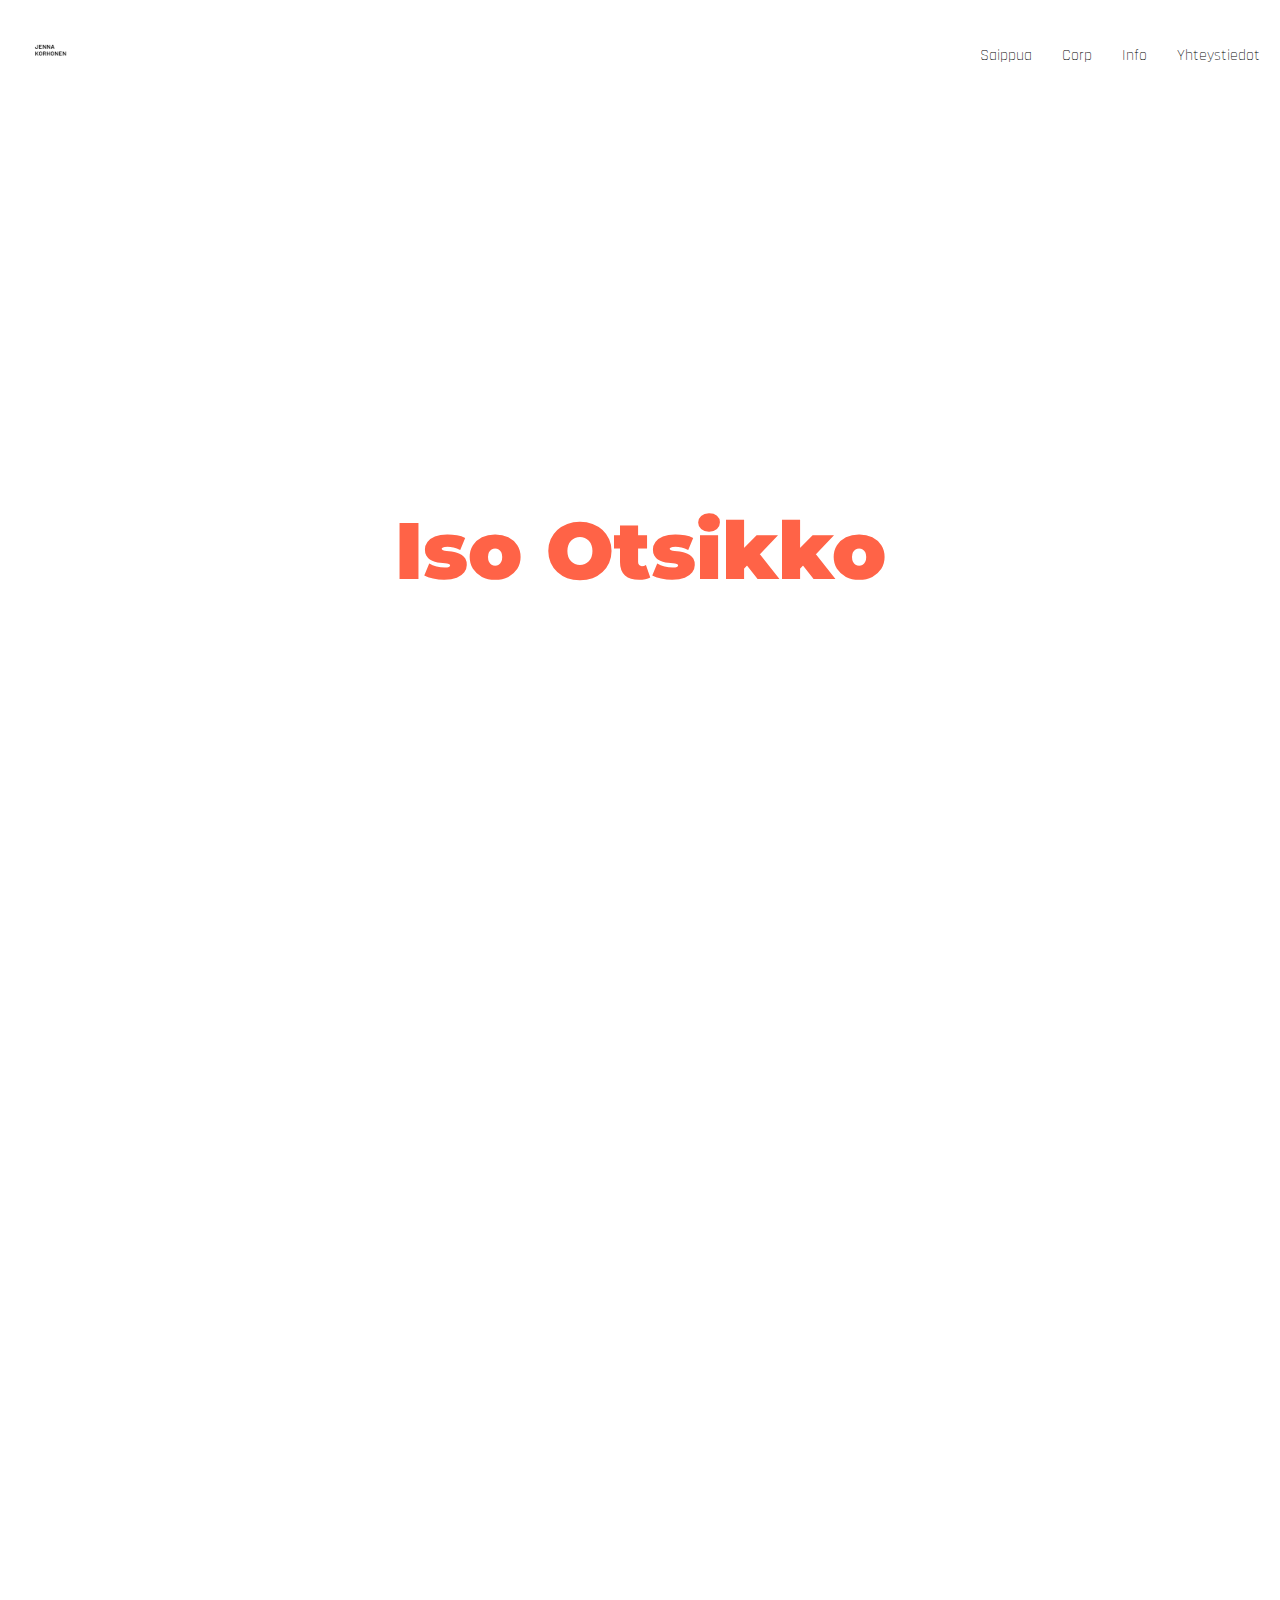
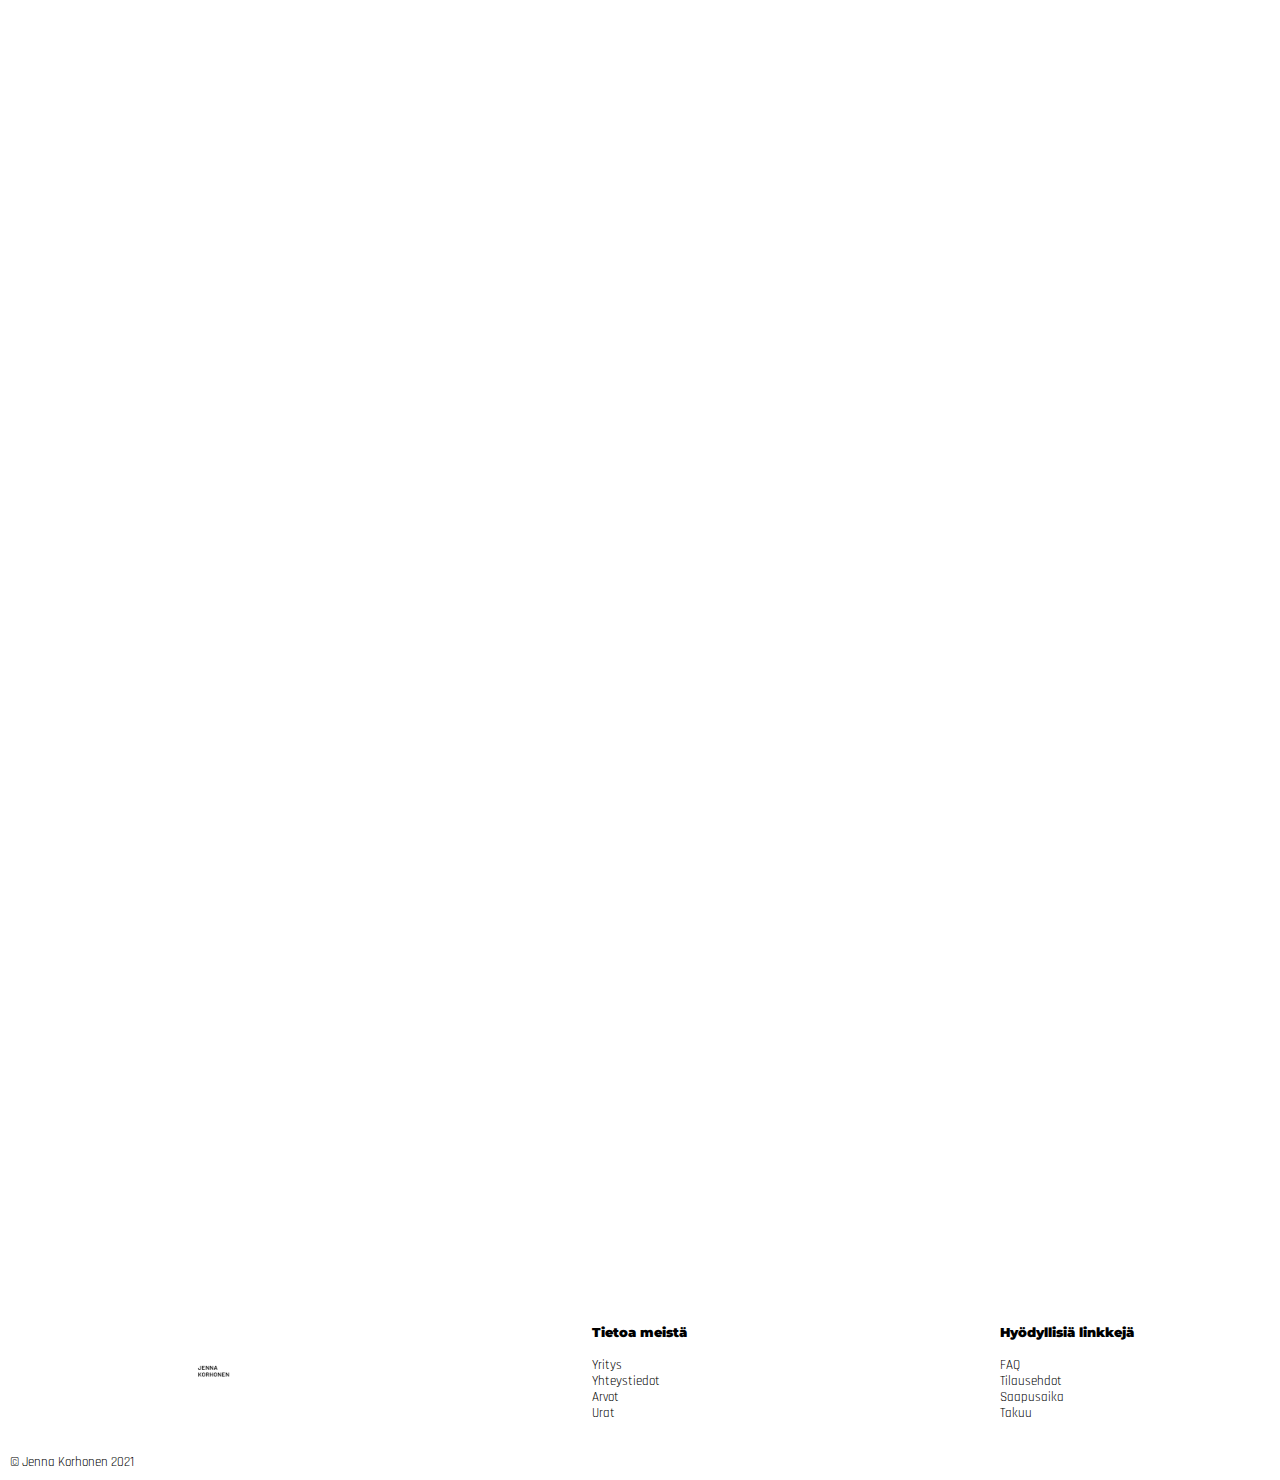
<file: index.html>
<!DOCTYPE html>
<html>

<head>
    <meta charset="UTF-8">
    <meta name="viewport" content="width=device-width, initial-scale=1.0">
    <title>Testailusivu</title>
    <link rel="stylesheet" href="style2.css">
    <script src="script.js" defer></script>
    <link rel="stylesheet" href="https://cdnjs.cloudflare.com/ajax/libs/font-awesome/4.7.0/css/font-awesome.min.css">
</head>

<body>

    <div class="grid-container">

        <!--Menu-->

        <div class="menu-container" id="menu">

            <div class="logo"><img src="images/nimi-01.png">
            </div>
            <button class="hamburger" id="hamburger" onclick="hamburgerBtn()">
                <i class="fa">&#xf0c9;</i>
            </button>
            <div class="nav-container" id="nav-links">
                <a href="soap.html"class="nav-link">Saippua</a>
                <a href="corp.html" class="nav-link">Corp</a>
                <a class="nav-link">Info</a>
                <a class="nav-link">Yhteystiedot</a>
            </div>

        </div>

        <!--Menu loppuu-->

        <!--Ekarivi-->

        <div class="main-h">
            <h1>Iso otsikko</h1>
        </div>

        <!--Tokarivi-->

        <div class="img-container img-padding section-1">
            <img class="img" src="images/0.jpg" id="img1" alt="Demokuva1">

            <h2 class="txt img-head" onmouseover="infoText(this, 'img1')" onmouseout="textDisap(this, 'img1')">Hover
                Here
            </h2>
        </div>



        <div class="text-container section-2">
            <h3 class="txt">Mikä sivu?</h3>
            <p class="txt"><span class="em">Täällä kokeilen erilaisia toiminnallisuuksia ja responsiivisuutta.</span>
                Lorem, ipsum dolor sit amet consectetur adipisicing elit. Id debitis fugit velit quo ex
                distinctio ipsa a
                eum at nihil. Ut ex eaque, suscipit dolore aperiam atque praesentium nisi reprehenderit.
                Explicabo qui quos numquam? Incidunt cupiditate commodi debitis laborum impedit fugiat quaerat qui?
                Neque consequuntur dolorem sequi totam iste non nisi, impedit quisquam, ad aliquam nulla eos a
                laboriosam hic.
                Veritatis quisquam consectetur, fuga asperiores impedit itaque voluptates velit animi, suscipit rem
                minus non ex a amet libero nulla. Soluta eveniet quo placeat rerum nisi enim, magni adipisci fuga
                asperiores!</p>
        </div>

        <div class="img-container img-padding section-3">
            <img class="img" src="images/1.jpg" id="img2" alt="Demokuva 2">
            <h2 class="txt img-head" onmouseover="infoText(this, 'img2')" onmouseout="textDisap(this, 'img2')">Menu
            </h2>
        </div>

        <!--Footer-->

        <div class="footer-container">
            <div class="footer logo"><img src="images/nimi-01.png"></div>
            <div class="footer">
                <h4 class="footer-text">Tietoa meistä</h4>
                <ul class="footer-text">
                    <li><a>Yritys</a></li>
                    <li><a>Yhteystiedot</a></li>
                    <li><a>Arvot</a></li>
                    <li><a>Urat</a></li>
                </ul>
            </div>
            <div class="footer">
                <h4 class="footer-text">Hyödyllisiä linkkejä</h4>
                <ul class="footer-text">
                    <li><a>FAQ</a></li>
                    <li><a>Tilausehdot</a></li>
                    <li><a>Saapusaika</a></li>
                    <li><a>Takuu</a></li>
                </ul>
            </div>
            <div class="footer copyright footer-text">&copy; Jenna Korhonen 2021</div>

        </div>

        <!--Scriptaus-->

    </div>



</body>

</html>
</file>
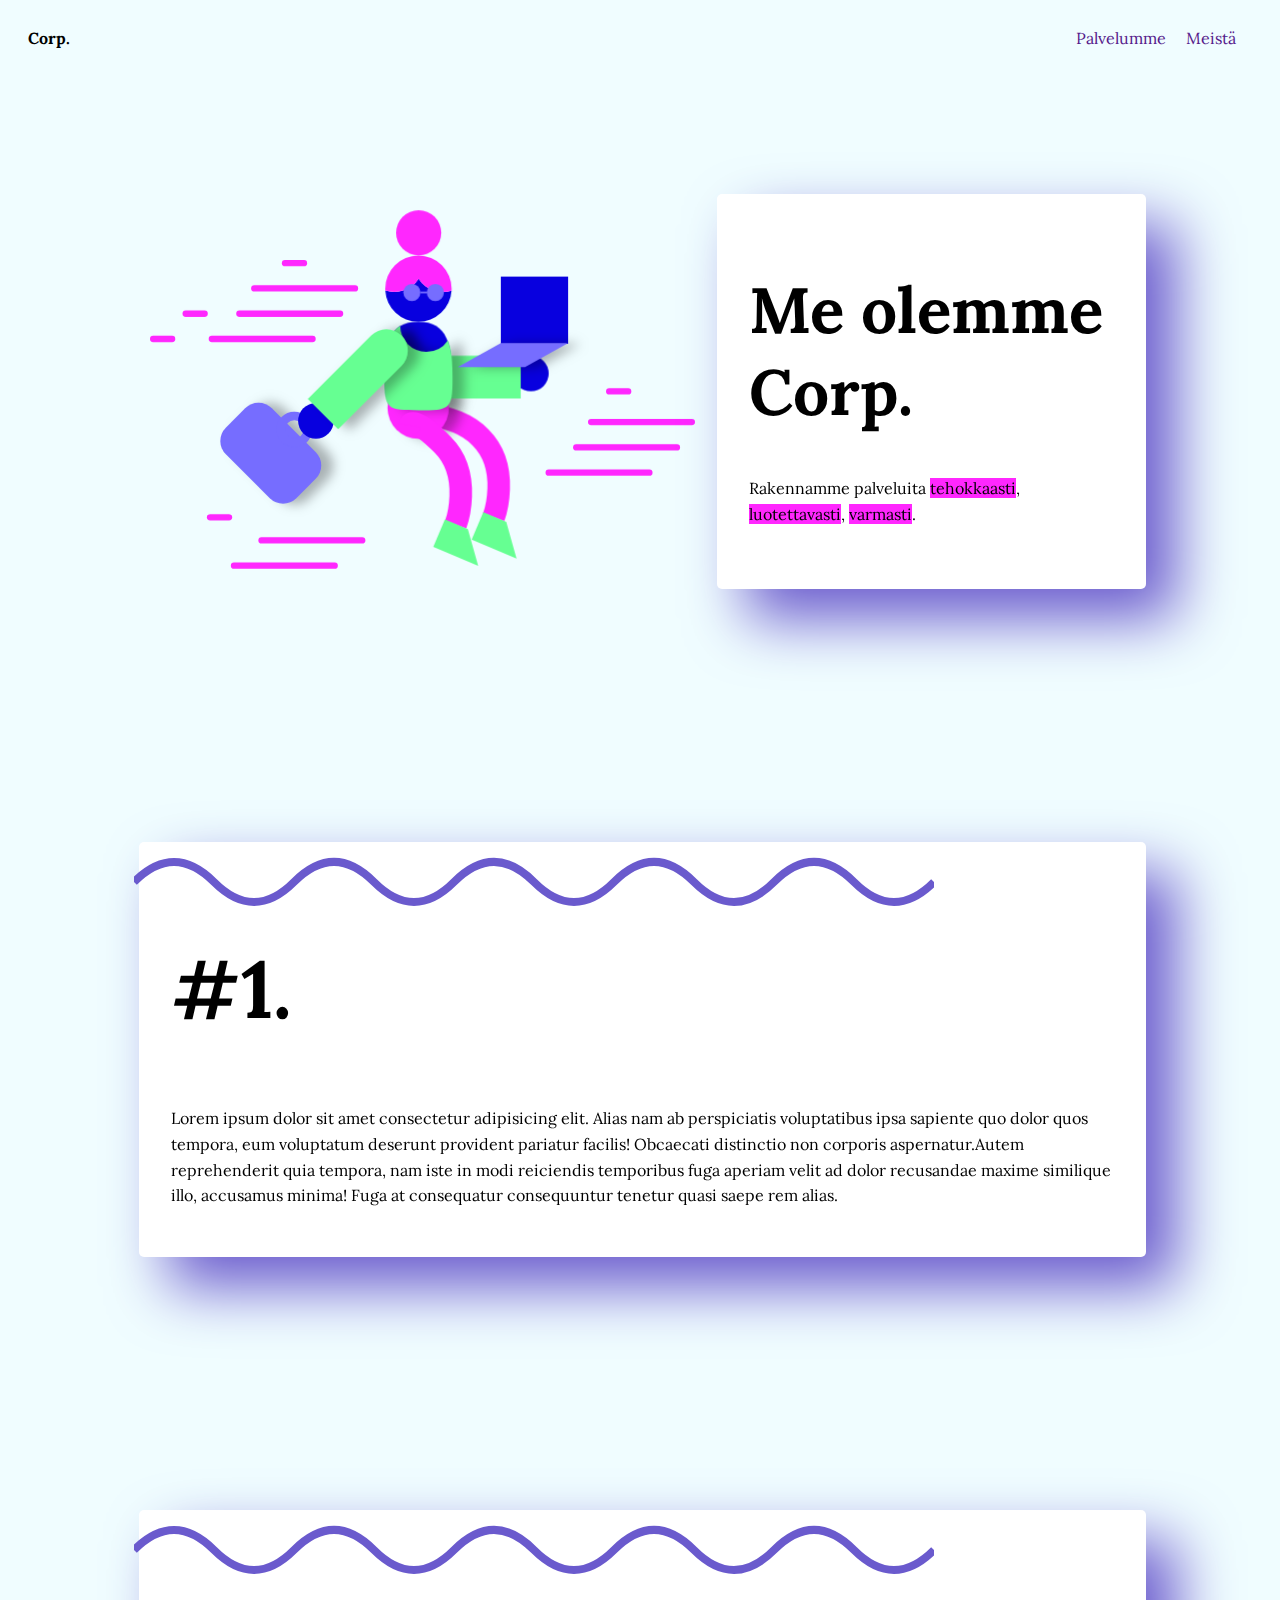
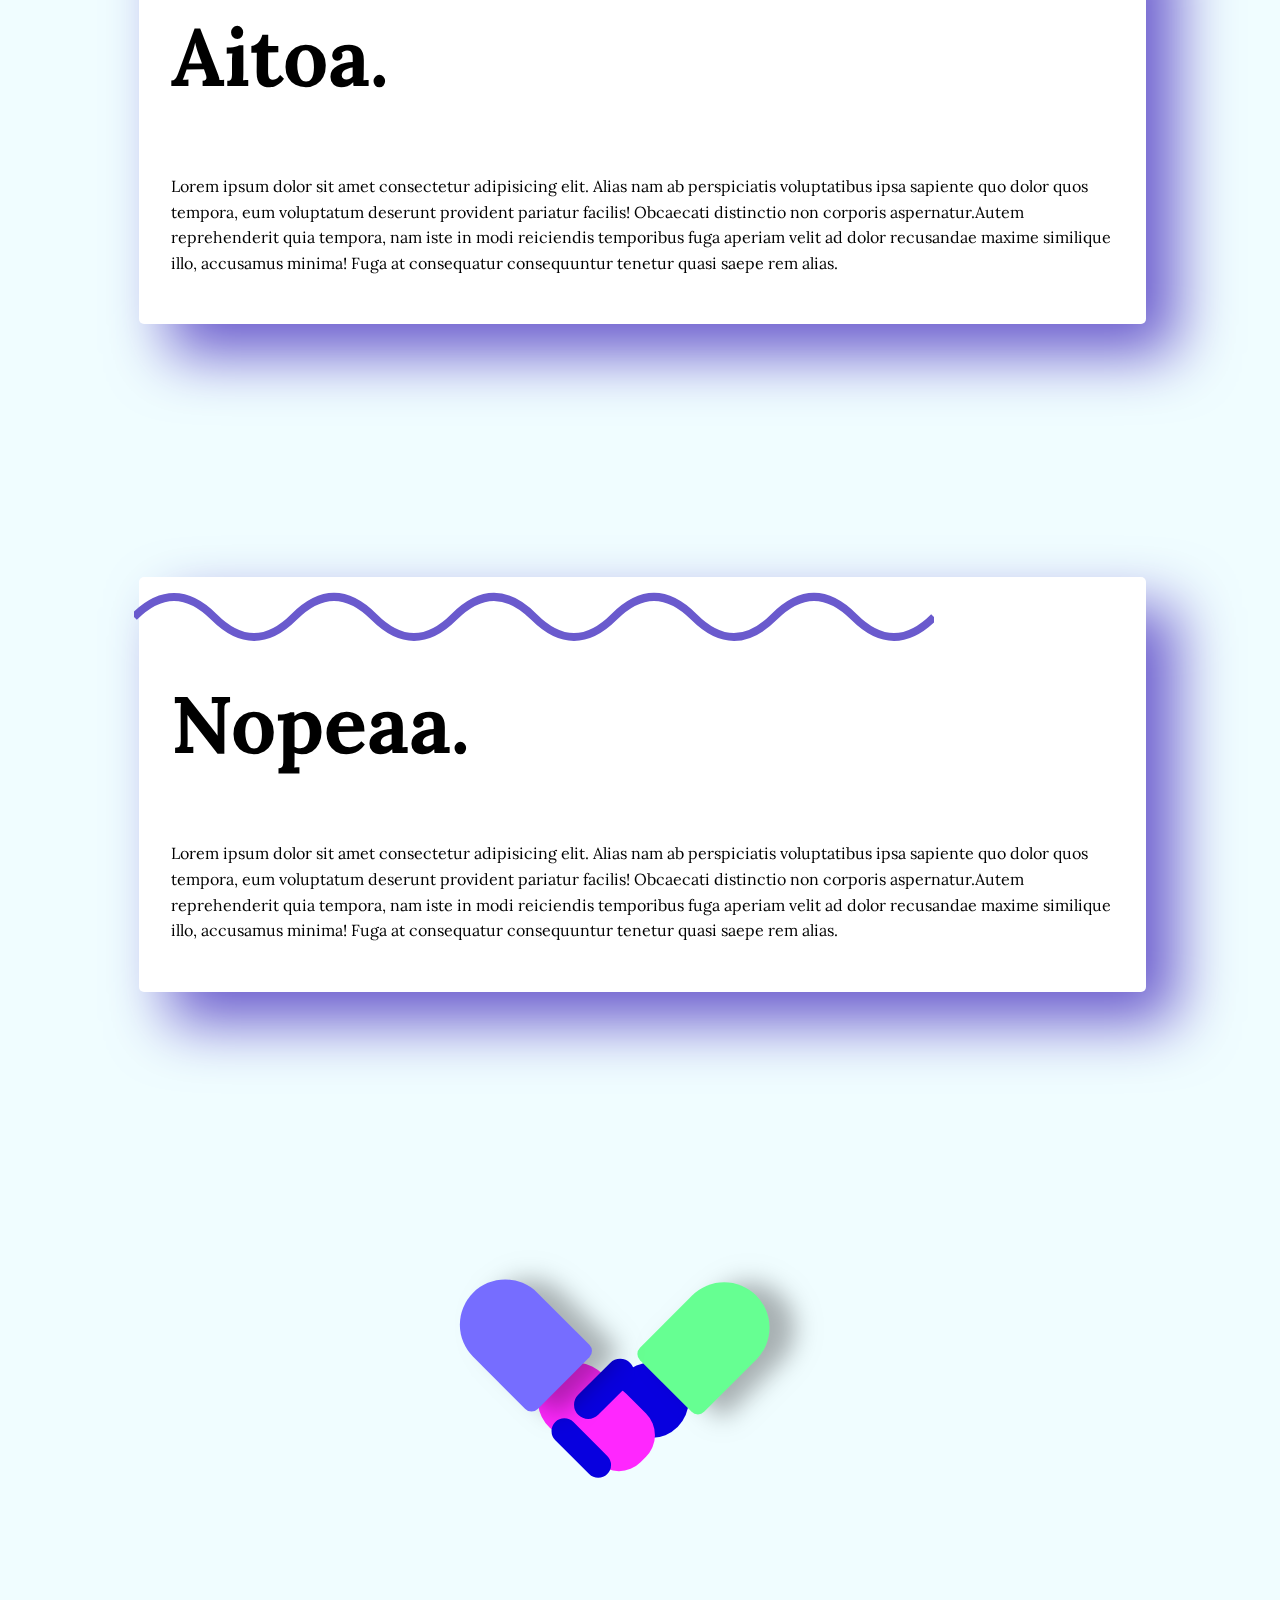
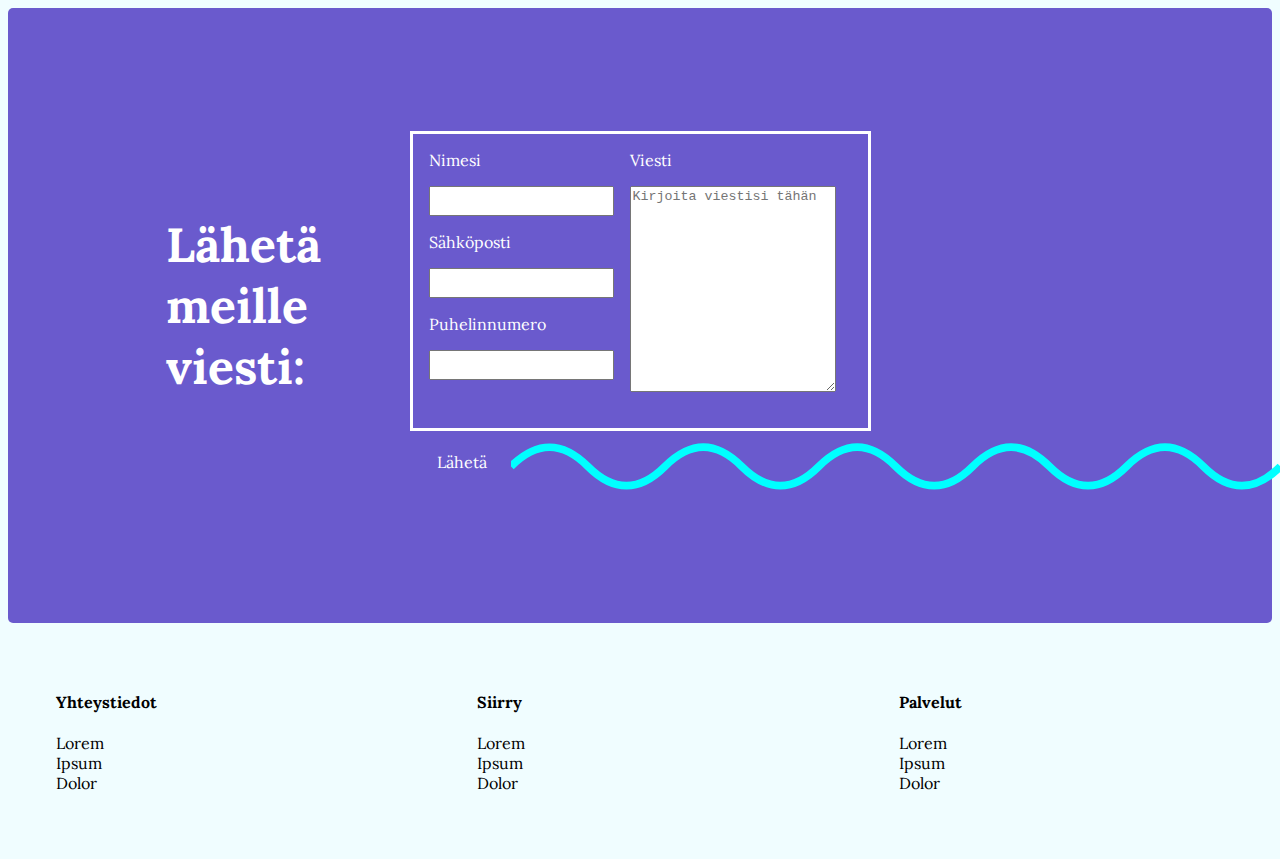
<file: corp.html>
<!DOCTYPE html>
<html>
<head>
    <meta charset="UTF-8">
    <meta name="viewport" content="width=device-width, initial-scale=1.0">
    <title>Corp Inc</title>
    <script src="https://ajax.googleapis.com/ajax/libs/jquery/3.5.1/jquery.min.js"></script>
    <script src="https://cdnjs.cloudflare.com/ajax/libs/gsap/3.6.0/gsap.min.js"></script>
    <script src="corp.js" defer></script>
    <link rel="stylesheet" href="corp.css">
</head>

<body>
    <main>
        <nav>
            <div class="menu">
                <div class="logo">Corp.</div>
                <div class="nav-bar">
                    <span class="nav-link">
                    <a href="">Palvelumme</a>
                    <div class="underline"></div>
                    </span>
                    <span class="nav-link">
                    <a href="">Meistä</a>
                    <div class="underline"></div>
                    </span>
                </div>
            </div>
        </nav>

        <section class="header">
            <div class="flex-container">
                <div class="img-container">
                    <object class="svg-img" type="image/svg+xml" data="images/big-tech-ill.svg"></object>
                </div>
                <div class="intro text">
                    <h1>Me olemme Corp.</h1>
                    <p>Rakennamme palveluita <span>tehokkaasti</span>, <span>luotettavasti</span>, <span>varmasti</span>.</p>
            </div>
            </div><!--Flex-->
        </section>

        <section class="content">
            <div class="flex-container">
                <svg id="curved-line" class="curved-line blue" data-name="curved-line" xmlns="http://www.w3.org/2000/svg" viewBox="0 0 100 10">
                
                    <path id="curved-path" d=
                    "M 0,5
                    Q 5,0 10,5
                    t 10,0 10,0 10,0 10,0 10,0 10,0 10,0 10,0 10,0 
                    ">     
                </svg>
                <div class="text">
                <h2 class="big-text">#1.</h2>
                <p>Lorem ipsum dolor sit amet consectetur adipisicing elit. Alias nam ab perspiciatis voluptatibus ipsa sapiente quo dolor quos tempora, eum voluptatum deserunt provident pariatur facilis! Obcaecati distinctio non corporis aspernatur.Autem reprehenderit quia tempora, nam iste in modi reiciendis temporibus fuga aperiam velit ad dolor recusandae maxime similique illo, accusamus minima! Fuga at consequatur consequuntur tenetur quasi saepe rem alias.</p>
            </div>
        </div><!--Flex-->
        </section>

        <section class="content">
            <div class="flex-container">
                <svg id="curved-line" class="curved-line blue" data-name="curved-line" xmlns="http://www.w3.org/2000/svg" viewBox="0 0 100 10">
                
                    <path id="curved-path" d=
                    "M 0,5
                    Q 5,0 10,5
                    t 10,0 10,0 10,0 10,0 10,0 10,0 10,0 10,0 10,0 
                    ">     
                </svg>
                <div class="text">
                <h2 class="big-text">Aitoa.</h2>
                <p>Lorem ipsum dolor sit amet consectetur adipisicing elit. Alias nam ab perspiciatis voluptatibus ipsa sapiente quo dolor quos tempora, eum voluptatum deserunt provident pariatur facilis! Obcaecati distinctio non corporis aspernatur.Autem reprehenderit quia tempora, nam iste in modi reiciendis temporibus fuga aperiam velit ad dolor recusandae maxime similique illo, accusamus minima! Fuga at consequatur consequuntur tenetur quasi saepe rem alias.</p>
            </div>
        </div><!--Flex-->
        </section>

        <section class="content">
            <div class="flex-container">
                <svg id="curved-line" class="curved-line blue" data-name="curved-line" xmlns="http://www.w3.org/2000/svg" viewBox="0 0 100 10">
                
                    <path id="curved-path" d=
                    "M 0,5
                    Q 5,0 10,5
                    t 10,0 10,0 10,0 10,0 10,0 10,0 10,0 10,0 10,0 
                    ">     
                </svg>
                <div class="text">
                <h2 class="big-text">Nopeaa.</h2>
                <p>Lorem ipsum dolor sit amet consectetur adipisicing elit. Alias nam ab perspiciatis voluptatibus ipsa sapiente quo dolor quos tempora, eum voluptatum deserunt provident pariatur facilis! Obcaecati distinctio non corporis aspernatur.Autem reprehenderit quia tempora, nam iste in modi reiciendis temporibus fuga aperiam velit ad dolor recusandae maxime similique illo, accusamus minima! Fuga at consequatur consequuntur tenetur quasi saepe rem alias.</p>
            </div>
        </div> <!--Flex-->
        </section>


<div class="illustration-container place-center">
    <object class="svg-img" type="image/svg+xml" data="images/handshake.svg"></object>
</div>


<section class="form">

    <div class="form-container grid col-3">

        <h2 class="medium-text">Lähetä meille viesti:</h2>

        <form action="" method="get" class="contact-form">

            <div class="input-container grid col-2">

                <div class="input-fields">
                    <div class="input">
                        <label for="name">Nimesi</label>
                        <input type="text" name="name">
                    </div>
                    <div class="input">
                        <label for="email">Sähköposti</label>
                        <input type="email" name="email">
                    </div>
                    <div class="input">
                        <label for="phone">Puhelinnumero</label>
                        <input type="text" name="phone">
                    </div>
                
                </div> <!--Input fields-->  

                <div class="input">
                    <label for="message">Viesti</label>
                    <textarea name="message" id="message" placeholder="Kirjoita viestisi tähän"></textarea>
                </div>


        </div><!--Grid-->
        <div class="btn-container">
        <button class="btn" type="submit" id="message-btn">Lähetä</button>
        <svg id="curved-line" class="curved-line white" data-name="curved-line" xmlns="http://www.w3.org/2000/svg" viewBox="0 0 100 10" style="stroke:aqua
        ">
                
            <path d=
            "M 0,5
            Q 5,0 10,5
            t 10,0 10,0 10,0 10,0 10,0 10,0 10,0 10,0 10,0 
            ">     
 
        </svg>        
  

        </div>

    </form>
    
</div> <!--Form-->

</section>

</main>

<footer>
    <div class="footer-container grid col-3">
        <div class="footer-item footer-contacts">
            <h4>Yhteystiedot</h4>
            <ul>
                <li>Lorem</li>
                <li>Ipsum</li>
                <li>Dolor</li>
            </ul>
            <hr>
        </div>
  
        <div class="footer-item footer-nav">
            <h4>Siirry</h4>
            <ul>
                <li>Lorem</li>
                <li>Ipsum</li>
                <li>Dolor</li>
            </ul>
            <hr>
        </div>

        <div class="footer-item footer-services">
            <h4>Palvelut</h4>
            <ul>
                <li>Lorem</li>
                <li>Ipsum</li>
                <li>Dolor</li>
            </ul>
           
        </div>
    </div>
</footer>
</body>
</html>
</file>
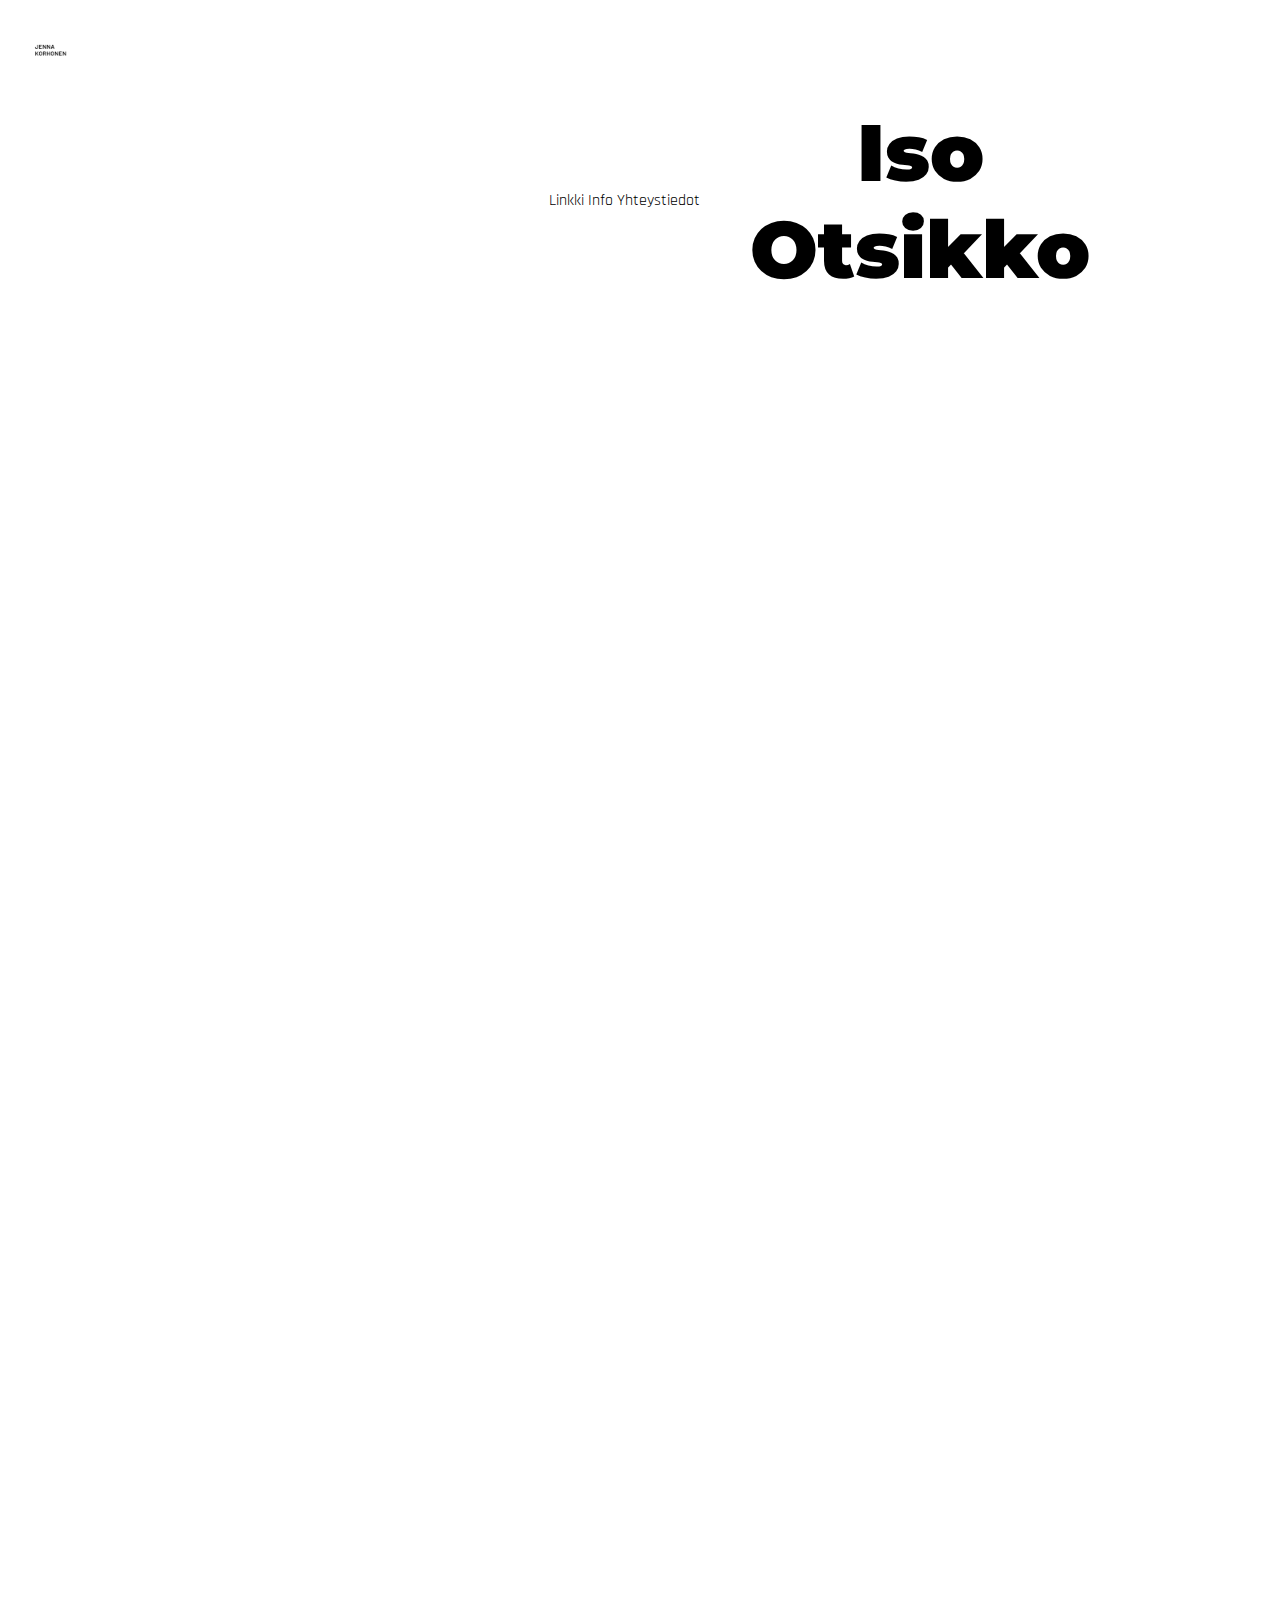
<file: grid.html>
<!DOCTYPE html>
<html>

<head>
    <meta charset="UTF-8">
    <meta name="viewport" content="width=device-width, initial-scale=1.0">
    <title>Grid</title>
    <link rel="stylesheet" href="style2.css">
</head>

<body>
    <!--<h2>Tämä on tehty määrittämällä rivi ja kolumnien paksuus</h2>
    <div class="row">
        <div class="col-1">1</div>
        <div class="col-2">2</div>
        <div class="col-3">3</div>
        <div class="col-4">4</div>
        <div class="col-5">5</div>
        <div class="col-6">6</div>
    </div>
-->

    <div class="grid-container">

        <!--Menu-->

        <div class="item1"><img src="images/nimi-01.png" class="logo"></div>

        <div class="item2"></div>

        <div class="item3 r-align nav-container">
            <nav>
                <span class="nav">Linkki</span>
                <span class="nav">Info</span>
                <span class="nav">Yhteystiedot</span>
            </nav>
        </div>

        <!--Menu loppuu-->


        <div class="item4 page-width">
            <h1>Iso otsikko</h1>
        </div>



        <div class="item5 section-1 image-container large-padding">
            <img src="images/0.jpg" alt="Demokuva1">
        </div>

        <div class="item6 section-1 r-main-container">
            <h2 class="txt">Otsikko</h2>
            <p class="txt">Lorem, ipsum dolor sit amet consectetur adipisicing elit. Id debitis fugit velit quo
                ex
                distinctio ipsa a
                eum at nihil. Ut ex eaque, suscipit dolore aperiam atque praesentium nisi reprehenderit.
                Explicabo qui quos numquam? Incidunt cupiditate commodi debitis laborum impedit fugiat quaerat
                qui?
                Neque consequuntur dolorem sequi totam iste non nisi, impedit quisquam, ad aliquam nulla eos a
                laboriosam hic.
                Veritatis quisquam consectetur, fuga asperiores impedit itaque voluptates velit animi, suscipit
                rem
                minus non ex a amet libero nulla. Soluta eveniet quo placeat rerum nisi enim, magni adipisci
                fuga
                asperiores!
                Qui, odio. Rem voluptas ad sit repellendus quo quod voluptatum adipisci in dicta, perspiciatis
                hic odit
                corrupti, exercitationem delectus, maxime cum labore. Quia nihil harum ab, excepturi odio
                expedita quo.
                Earum tempora inventore commodi iusto doloremque maxime consectetur, facere ut dolorem eveniet
                aliquam
                eaque excepturi debitis nostrum eius deleniti rerum fugiat, quaerat illo, est vitae qui. Enim
                aperiam
                magnam quo.
                Ullam nemo impedit recusandae eligendi reiciendis, odit earum eaque quia quo quaerat omnis
                perspiciatis
                odio, tempore, saepe accusantium? Modi ducimus magnam, recusandae fuga repellendus autem
                obcaecati
                quisquam aspernatur incidunt. Minus!</p>



        </div>
        <div class="item7 l-main-container section-2">
            <h2 class="txt">Toinen otsikko</h2>
            <p class="txt">Lorem, ipsum dolor sit amet consectetur adipisicing elit. Id debitis fugit velit quo ex
                distinctio ipsa a
                eum at nihil. Ut ex eaque, suscipit dolore aperiam atque praesentium nisi reprehenderit.
                Explicabo qui quos numquam? Incidunt cupiditate commodi debitis laborum impedit fugiat quaerat qui?
                Neque consequuntur dolorem sequi totam iste non nisi, impedit quisquam, ad aliquam nulla eos a
                laboriosam hic.
                Veritatis quisquam consectetur, fuga asperiores impedit itaque voluptates velit animi, suscipit rem
                minus non ex a amet libero nulla. Soluta eveniet quo placeat rerum nisi enim, magni adipisci fuga
                asperiores!</p>
        </div>

        <div class="item8 image-container large-padding section-2">
            <img src="images/1.jpg" alt="Demokuva 2">
        </div>



    </div>

    <script>

        window.onscroll = function () {

            //funktiokutsut oisoiden määrän mukaan

            slideAnim("1", 500);
            slideAnim("2", 900);
        }

        function slideAnim(name, height) {
            if (document.body.scrollTop > height || document.documentElement.scrollTop > height) {
                var a = document.getElementsByClassName("section-" + name);
                for (var i = 0; i < a.length; i++) {
                    a[i].className = a[i].className + " slide";
                }

            }

        }


    </script>

</body>

</html>
</file>
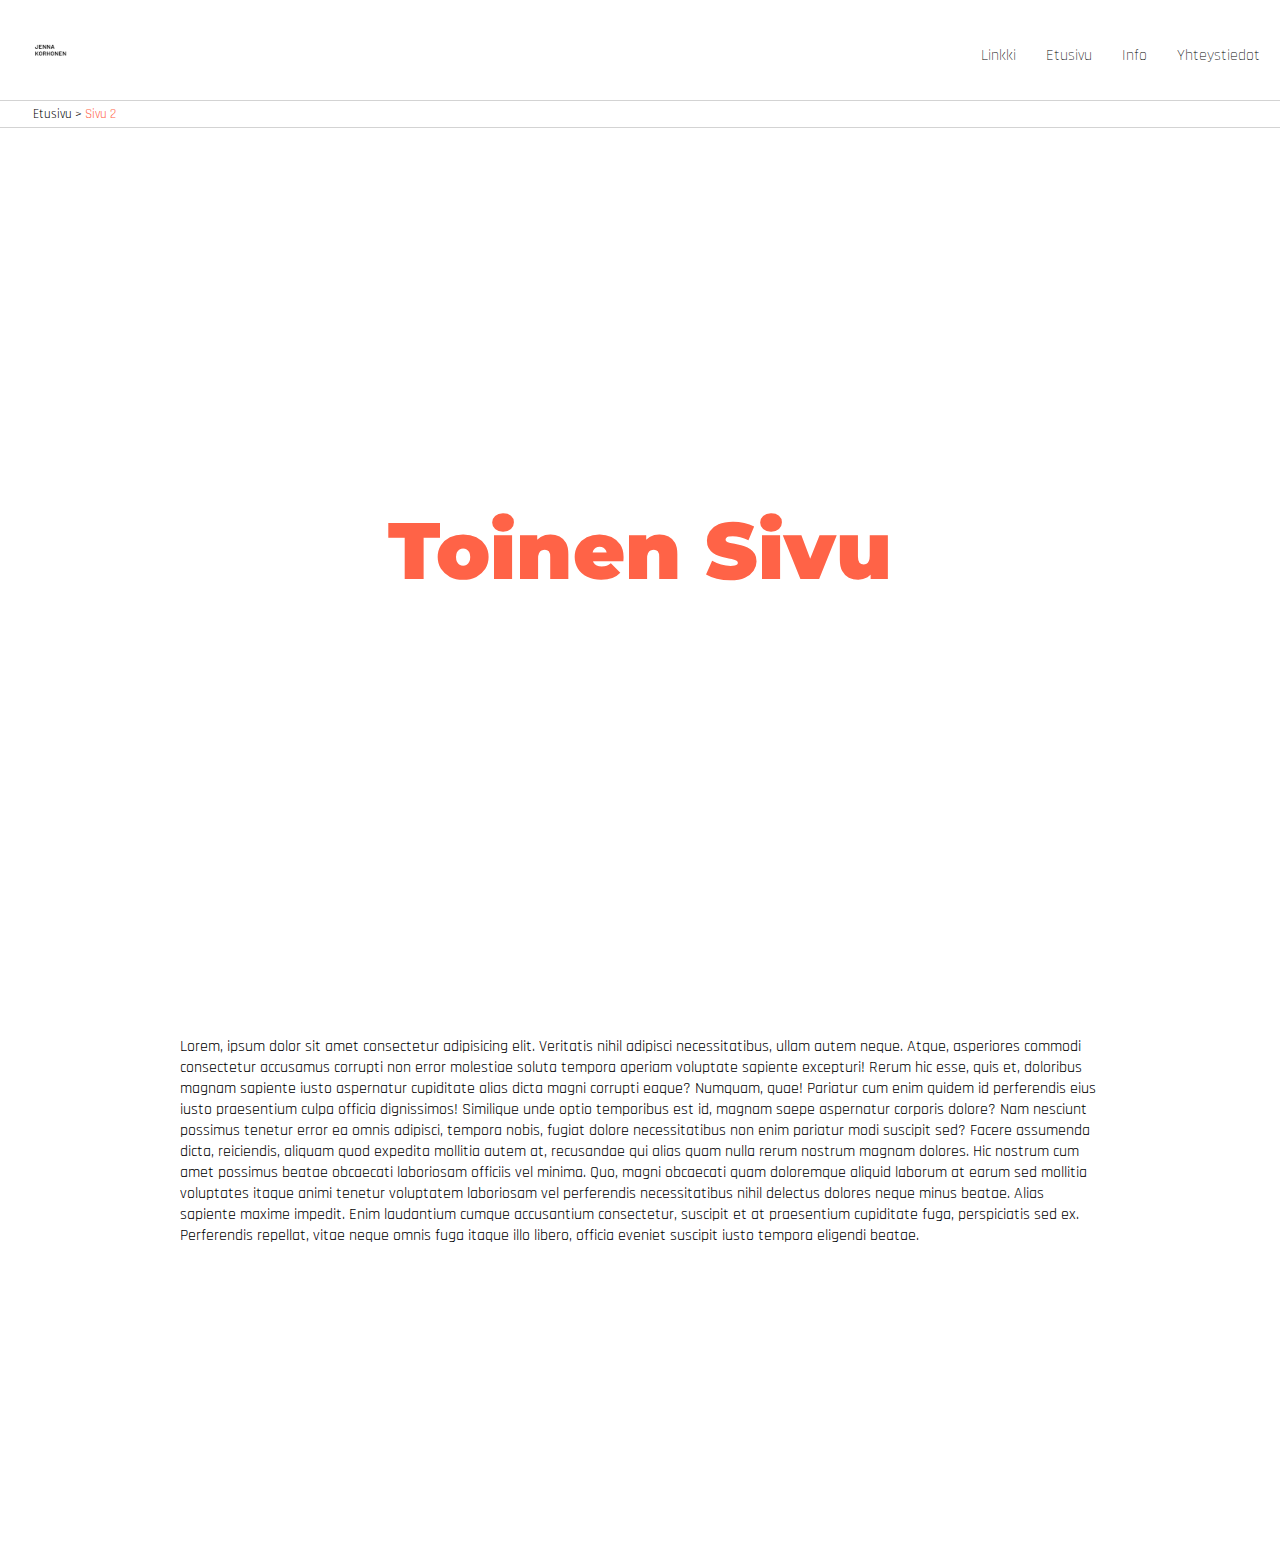
<file: sivu2.html>
<!DOCTYPE html>
<html>

<head>
    <meta charset="UTF-8">
    <meta name="viewport" content="width=device-width, initial-scale=1.0">
    <title>Sivu 2</title>
    <link rel="stylesheet" href="style2.css">
    <link rel="stylesheet" href="https://cdnjs.cloudflare.com/ajax/libs/font-awesome/4.7.0/css/font-awesome.min.css">
</head>

<body>

    <div class="grid-container">
        <div class="menu-container" id="menu">

            <!--             <svg id="background" data-name="background" xmlns="http://www.w3.org/2000/svg" viewBox="0 0 1574 798">
                <path
                    d="M1443-130H-131V579h0c0,.17,0,.33,0,.5A88.5,88.5,0,0,0-42.5,668a88.33,88.33,0,0,0,69.85-34.16,88.49,88.49,0,0,0,139.7,0,88.49,88.49,0,0,0,139.7,0,88.49,88.49,0,0,0,139.7,0,88.49,88.49,0,0,0,139.7,0,88.49,88.49,0,0,0,139.7,0,88.49,88.49,0,0,0,139.7,0,88.49,88.49,0,0,0,139.7,0,88.49,88.49,0,0,0,139.7,0,88.49,88.49,0,0,0,139.7,0A88.5,88.5,0,0,0,1443,579.5c0-.17,0-.33,0-.5h0Z"
                    transform="translate(130 130)" style="fill:#ffeceb" />
            </svg> -->

            <div class="logo">
                <img src="images/nimi-01.png">
            </div>

            <button class="hamburger" id="hamburger" onclick="hamburgerBtn()">
                <i class="fa">&#xf0c9;</i>
            </button>

            <div class="nav-container" id="nav-links">
                <a class="nav-link">Linkki</a>
                <a href="index.html" class="nav-link">Etusivu</a>
                <a class="nav-link">Info</a>
                <a class="nav-link">Yhteystiedot</a>
            </div>

            <div class="nav-path">
                <a href="index.html" id="previouspage">Etusivu</a>
                <span>></span>
                <a href="" id="currentpage">Sivu 2</a>
            </div>

        </div>


        <div class="main-h">
            <h1>Toinen sivu</h1>
        </div>
        <div class="text-container">
            <p>Lorem, ipsum dolor sit amet consectetur adipisicing elit. Veritatis nihil adipisci necessitatibus, ullam
                autem neque. Atque, asperiores commodi consectetur accusamus corrupti non error molestiae soluta tempora
                aperiam voluptate sapiente excepturi!
                Rerum hic esse, quis et, doloribus magnam sapiente iusto aspernatur cupiditate alias dicta magni
                corrupti eaque? Numquam, quae! Pariatur cum enim quidem id perferendis eius iusto praesentium culpa
                officia dignissimos!
                Similique unde optio temporibus est id, magnam saepe aspernatur corporis dolore? Nam nesciunt possimus
                tenetur error ea omnis adipisci, tempora nobis, fugiat dolore necessitatibus non enim pariatur modi
                suscipit sed?
                Facere assumenda dicta, reiciendis, aliquam quod expedita mollitia autem at, recusandae qui alias quam
                nulla rerum nostrum magnam dolores. Hic nostrum cum amet possimus beatae obcaecati laboriosam officiis
                vel minima.
                Quo, magni obcaecati quam doloremque aliquid laborum at earum sed mollitia voluptates itaque animi
                tenetur voluptatem laboriosam vel perferendis necessitatibus nihil delectus dolores neque minus beatae.
                Alias sapiente maxime impedit.
                Enim laudantium cumque accusantium consectetur, suscipit et at praesentium cupiditate fuga, perspiciatis
                sed ex. Perferendis repellat, vitae neque omnis fuga itaque illo libero, officia eveniet suscipit iusto
                tempora eligendi beatae.</p>
        </div>

    </div>

    <script src="script.js"></script>

</body>

</html>
</file>
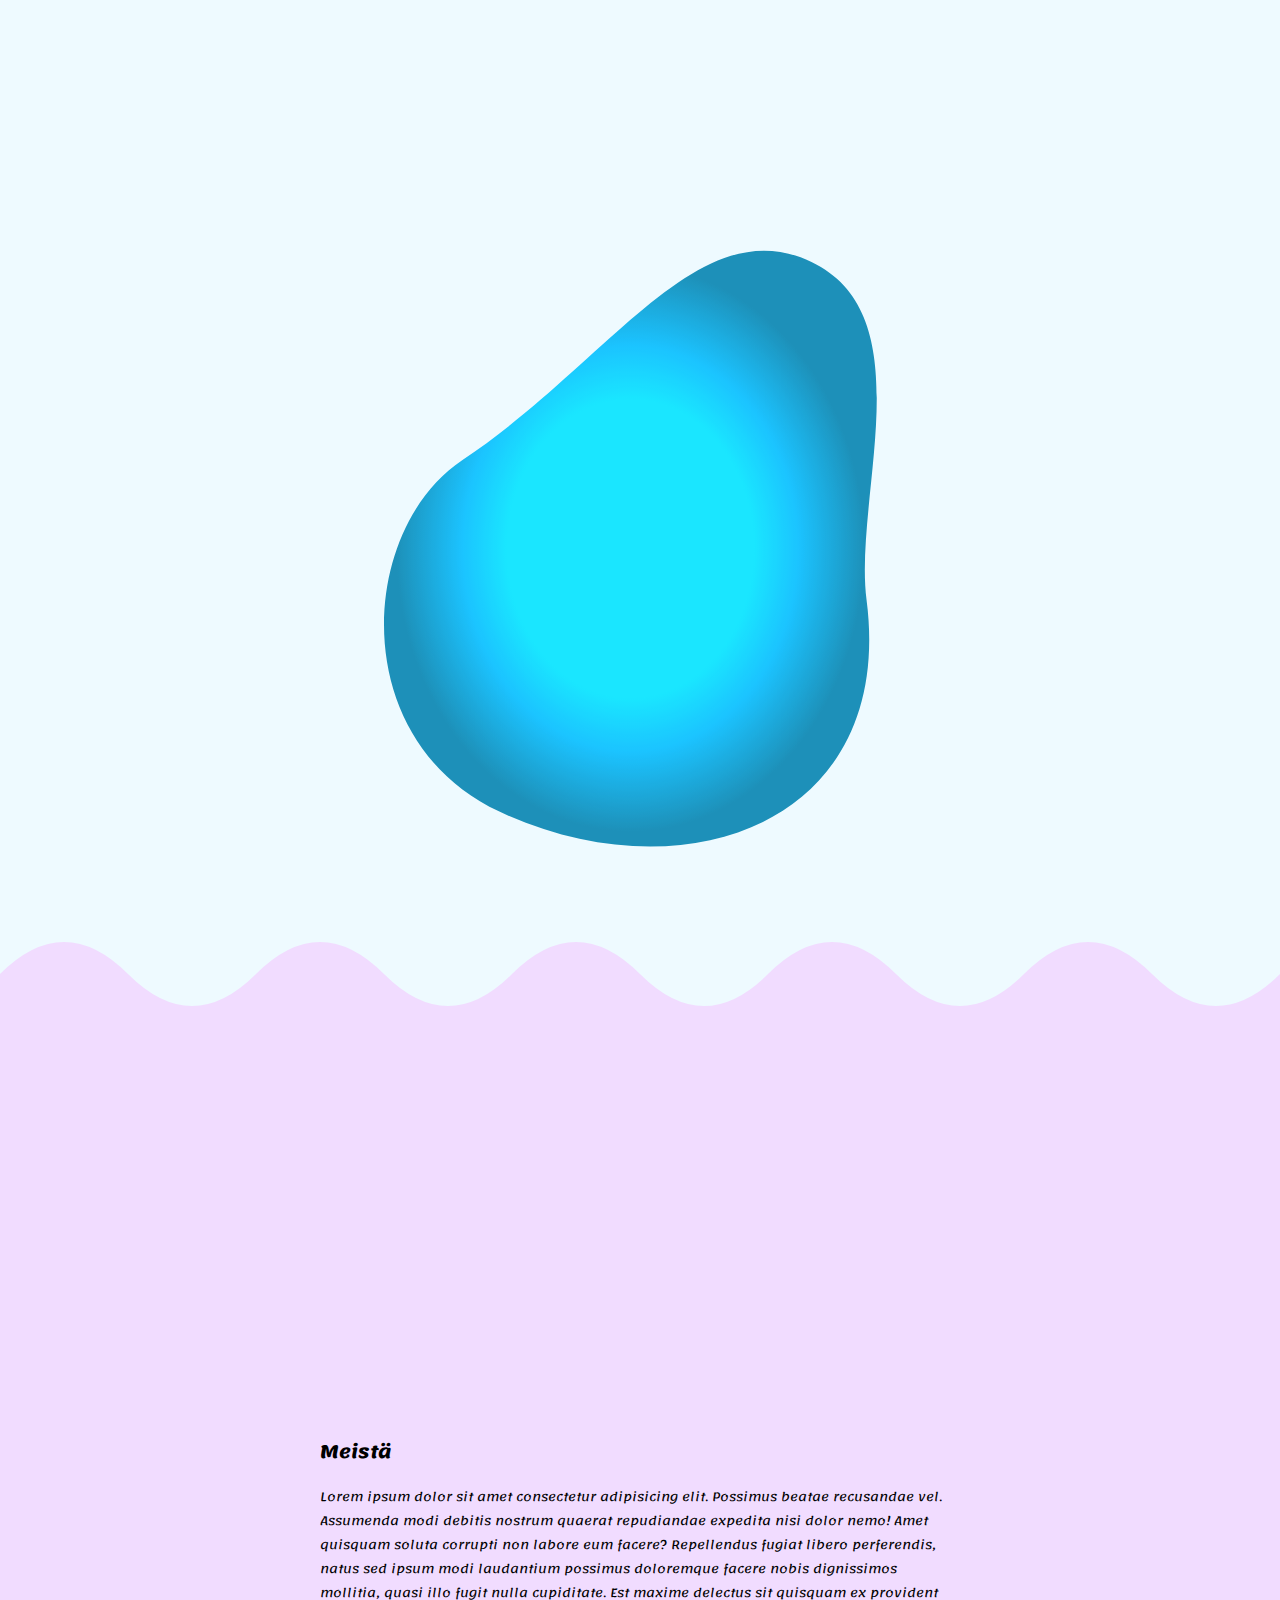
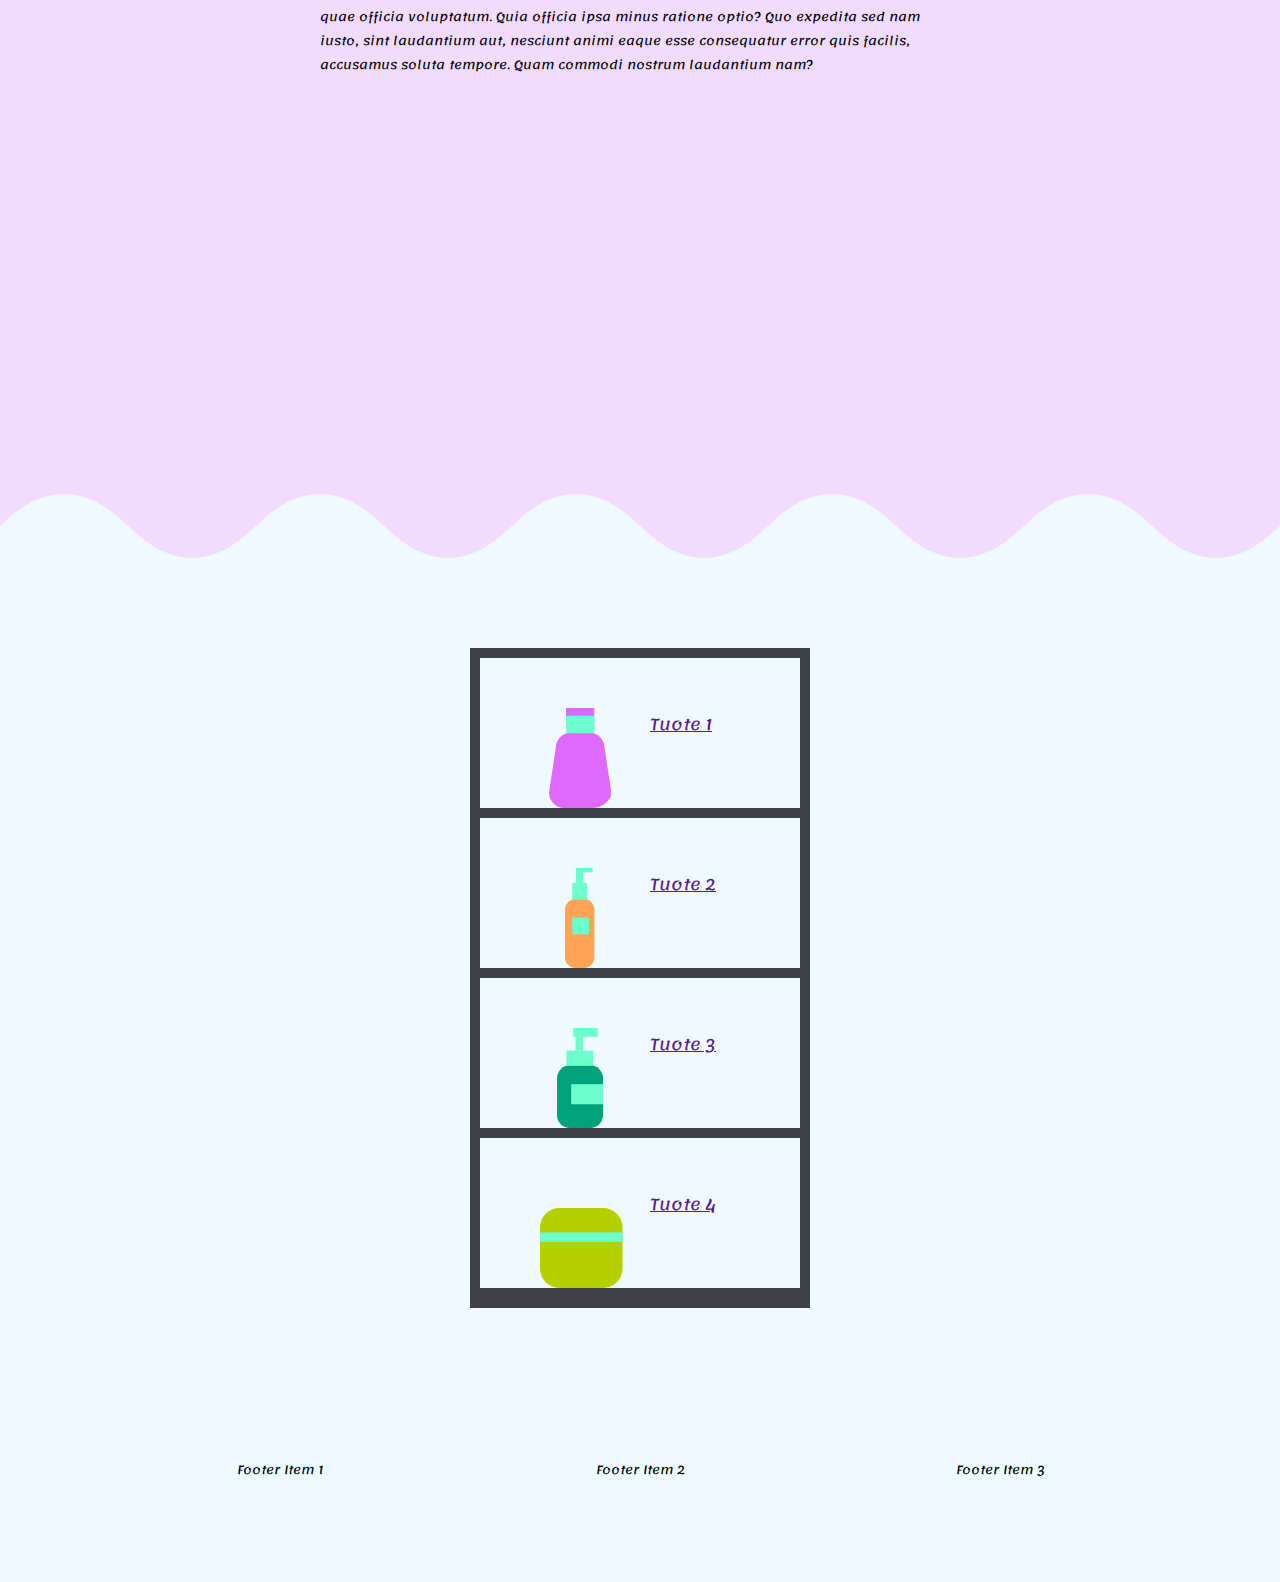
<file: soap.html>
<!DOCTYPE html>
<html>
<head>
    <meta charset="UTF-8">
    <meta name="viewport" content="width=device-width, initial-scale=1.0">
    <title>Saippuakauppias</title>
    <script src="https://ajax.googleapis.com/ajax/libs/jquery/3.5.1/jquery.min.js"></script>
    <script src="https://cdnjs.cloudflare.com/ajax/libs/gsap/3.6.0/gsap.min.js"></script>
    <script src="soapscript.js" defer></script>
    <link rel="stylesheet" href="stylesoap.css">
    <style>
        html {
            visibility: none;
        }
        </style>
</head>
<body>
  
    <main>
        <section class="section-1">
            <div class="section-container">

            <svg id="pear-svg" class="illustration drop-shadow hue-rotate" data-name="pear" xmlns="http://www.w3.org/2000/svg" viewBox="0 0 518.59 819.08">
                
                <defs>
                    <radialGradient id="pearGradient">
                      <stop offset="50%" stop-color="rgb(0, 255, 136)"/>
                      <stop offset="95%" stop-color="rgb(15, 158, 91)" />
                    </radialGradient>
                  </defs>

                <path id="pear-body" d="M799.65,871.49C644.44,795.73,656.89,573.5,762,500.2c149.81-104.48,238.7-267,353.29-209.67s42.16,248,55.67,357.29C1200.18,884.14,986.09,962.5,799.65,871.49Z" 
                transform="translate(-682.97 -89.31)" style="fill:url('#pearGradient')">
          
                </path>
            <path id="pear-stick" d="M1195.56,191.71s-74.46,84.53-92.12,124.8" transform="translate(-682.97 -89.31)"/>
            <path id="pear-leaf" d="M1033.5,205.31c0-34.24,38.2-116,38.2-116s77.8,57.76,77.8,92-40,112.8-40,112.8S1033.5,239.55,1033.5,205.31Z" transform="translate(-682.97 -89.31)" style="fill:#1e8221"/>
                
        </svg>

            <div class="main-h">
                <div class="underline-container">
                    <div class="underline"></div>
                </div> 
                <h1>Fruit soaps</h1>

            </div>
        
    </div>
    </section>
<section class="section-2">
    <div class="section-container page-width">
        <div class="curved">
            <svg id="curved-background-1" class="curved-background" data-name="curved-background" xmlns="http://www.w3.org/2000/svg" viewBox="0 0 100 100">
                
                <path id="curved-path" d=
                "M 0,5
                Q 5,0 10,5
                t 10,0 10,0 10,0 10,0 10,0 10,0 10,0 10,0 10,0
                L 100,95
                Q 95,100 90,95
                t -10,0 -10,0 -10,0 -10,0 -10,0 -10,0 -10,0 -10,0 -10,0
                L 0,5 z
                ">     
            </svg>
            <div class="text-container">
                <h2>Meistä</h2>
                <p>Lorem ipsum dolor sit amet consectetur adipisicing elit. Possimus beatae recusandae vel. Assumenda modi debitis nostrum quaerat repudiandae expedita nisi dolor nemo! Amet quisquam soluta corrupti non labore eum facere?
                Repellendus fugiat libero perferendis, natus sed ipsum modi laudantium possimus doloremque facere nobis dignissimos mollitia, quasi illo fugit nulla cupiditate. Est maxime delectus sit quisquam ex provident quae officia voluptatum.
                Quia officia ipsa minus ratione optio? Quo expedita sed nam iusto, sint laudantium aut, nesciunt animi eaque esse consequatur error quis facilis, accusamus soluta tempore. Quam commodi nostrum laudantium nam?</p>
            </div>
        </div>
    </div>
</section>

    <section class="section-3">
        <div class="section-container">
            <div class="shelf">
                <div class="shelf-content" id="s-c-1">
                    <div class="product">
                        <div class="shelf-item image-container">
                            <svg class="product-image"id="pullo1" data-name="pullo1" xmlns="http://www.w3.org/2000/svg" viewBox="0 0 368 590"><path d="M522.11,773H357.89A91.89,91.89,0,0,1,266,681.11l40-262.22A91.89,91.89,0,0,1,397.89,327H502.11A91.89,91.89,0,0,1,594,418.89l40,262.22C634,731.86,572.86,773,522.11,773Z" transform="translate(-266 -183)" style="fill:#df68ff"/><rect x="101" y="41" width="167" height="108" style="fill:#6bffcd"/><rect x="100" width="167" height="46" style="fill:#df68ff"/></svg>
                        </div>
                        
                    </div>
                    <div class="shelf-item description" id="d-1">
                        <a href="">Tuote 1</a>
                        <ul class="collapse" id="dl-1">
                            <li>Hedelmä</li>
                            <li>Hiuksille</li>
                            <li>1l / 0.5l</li>
                        </ul>
                    </div>
                    
                </div>
                <div class="shelf-content" id="s-c-2">
                    <div class="product">
                    <div class="shelf-item image-container">
                        <svg class="product-image" id="pullo2" data-name="pullo2" xmlns="http://www.w3.org/2000/svg" viewBox="0 0 190 646.21"><rect y="200.21" width="190" height="446" rx="69.94" style="fill:#ffa356"/><rect x="46.58" y="95.21" width="97.42" height="108" style="fill:#6bffcd"/><rect x="70.58" y="0.21" width="48.42" height="108" style="fill:#6bffcd"/><rect x="465.69" y="132.9" width="28.21" height="108" transform="translate(-62.1 493.9) rotate(-90)" style="fill:#6bffcd"/><rect x="46.58" y="320.21" width="108.42" height="108" style="fill:#6bffcd"/></svg>
                    </div>
                    </div>
                    <div class="shelf-item description" id="d-2">
                        <a href="">Tuote 2</a>
                        <ul class="collapse" id="dl-2">
                            <li>Hedelmä</li>
                            <li>Hiuksille</li>
                            <li>1l / 0.5l</li>
                        </ul>
                    </div>
                    
                </div>
                <div class="shelf-content" id="s-c-3">
                    <div class="product">
                    <div class="shelf-item image-container">
                        <svg class="product-image" id="pullo3" data-name="pullo3" xmlns="http://www.w3.org/2000/svg" viewBox="0 0 328 712">
                            <rect y="266" width="328" height="446" rx="91.89" style="fill:#00a379"/>
                            <rect x="67" y="161" width="191" height="108" style="fill:#6bffcd"/>
                            <rect x="101" y="400" width="227" height="143" style="fill:#6bffcd"/>
                            <rect x="132" y="63" width="54" height="98" style="fill:#6bffcd"/>
                            <rect x="116" width="174" height="63" style="fill:#6bffcd"/>
                        </svg>
                    </div>
 
                    </div>
                    <div class="shelf-item description" id="d-3">
                        <a href="">Tuote 3</a>
                        <ul class="collapse" id="dl-3">
                            <li>Hedelmä</li>
                            <li>Hiuksille</li>
                            <li>1l / 0.5l</li>
                        </ul>
                    </div>
                    
                </div>
                <div class="shelf-content" id="s-c-4">
                    <div class="product">
                    <div class="shelf-item image-container">
                        <svg class="product-image" id="pullo4" data-name="pullo4" xmlns="http://www.w3.org/2000/svg" viewBox="0 0 460 446"><rect width="460" height="446" rx="108.82" style="fill:#b5d000"/><rect y="136" width="460" height="53" style="fill:#6bffcd"/></svg>
                    </div>
                
                    </div>
                    <div class="shelf-item description" id="d-4">
                        <a href="">Tuote 4</a>
                        <ul class="collapse" id="dl-4">
                            <li>Hedelmä</li>
                            <li>Hiuksille</li>
                            <li>1l / 0.5l</li>
                        </ul>
                    </div>
                    
                </div>
            </div>
        </div>
    </section>

    </main>
    <footer>
        <div class="footer-container">
            <div class="footer-item">Footer Item 1</div>
            <div class="footer-item">Footer Item 2</div>
            <div class="footer-item">Footer Item 3</div>
        </div>
    </footer>
</body>

</html>
</file>
<file: style2.css>
@import url('https://fonts.googleapis.com/css2?family=Rajdhani:wght@300;700&display=swap');
@import url('https://fonts.googleapis.com/css2?family=Montserrat:wght@900&display=swap');

body {
    box-sizing: border-box;
    font-family: Rajdhani, sans-serif;
    margin: 0;
 
}

.grid-container {

    display: grid;
    grid-template-columns: 0.5fr 1fr 1fr 1fr 0.5fr;
  
  }

a:hover {
  color: tomato;
  cursor:pointer;
}
a:active{
  color: tomato;
}

.em {

  text-decoration: underline 3px;
  background-color: transparent;
  text-decoration-color:tomato;
  text-underline-offset: 1px 3px;

}
/* Menu*/

.menu-container {

  grid-column-start: 1;
  grid-column-end: -1;
  display: grid;
  position: sticky;
  background-color: white;
  grid-template-columns: 1fr 1fr;
  max-height: 100px;
  transition: top 0.4s;
  z-index: 2;

}


.logo {

    position: relative;
    width: 100px;
    height: 100px;

  }

.logo img {

  width: 100%;
  height:auto;

}

.hamburger {

  display: none;

  
}

.nav-link {

        padding: 40px 20px 30px 10px;
        font-weight: 300;
        color: black;
        text-decoration: none;
  }

  .nav-container {

    display: grid;
    justify-content: end;
    align-content: center;
    grid-auto-flow: column;


  }

  .nav-link:hover {

    color:tomato;

  }

.nav-path {

  grid-column-start: 1;
  grid-column-end: -1;
  background-color: white;
  font-size: 0.8em;
  padding: 5px 0px 5px 33px;
  border-style: solid;
  border-left: none;
  border-right: none;
  border-width: 1px;
  border-color: lightgrey;

}

.nav-path a {
  color: black;
  text-decoration: none;
  
}

#currentpage {
  color: tomato;
}

  /*Menu*/

  /*Pääotsikko*/

  .main-h {

    height: 100vh;
    grid-column-start: 1;
    grid-column-end: -1;
    display: grid;
    place-items: center;
    color:tomato;


  }

h1 {
      padding: 50px;
      font-size: 5em;
      text-align:center;
      text-transform: capitalize;

  }

  :is(h1, h2, h3, h4) {
    font-family: Montserrat;
    font-weight: 900;
  }

 /*Pääotsikko*/

    /*Kuvat*/

.img-padding {

    padding: 20px 20px 20px 20px;
  }

img {

    width: 100%;
    height: auto;
  }

.img-head {
    position: absolute;
    top: 50%;
    left: 50%;
    transform: translate(-50%, -50%);
    z-index: 1;
    font-size: 2.5em;
    text-shadow: 1px 1px 6px rgb(0, 0, 0);

    color: white;
  }

.img-container {
  grid-column-start: 2;
  grid-column-end: 5;
  max-width: 900px;
  text-align: center;
  position: relative;
  place-items: center;
  margin: auto auto 30vh auto;


}

/*Kuvat*

/*Sisältö*/
.text-container {
  margin: auto auto 30vh auto;
  grid-column-start: 2;
  grid-column-end: 5;
  padding: 20px 20px 20px 20px;
 

}

/*Sisältö*/

/*Footer*/

.footer-container {
  grid-column-start: 1;
  grid-column-end: -1;
  display: grid;
  grid-template-columns: 1fr 1fr 1fr;
  height: auto;
  place-items: center;
  background-color: white;
  z-index: 1;
  padding-top: 50px;


}

.footer {
  padding: 10px;

}


.footer ul {
  list-style: none;
  padding-left: 0px;

}

.footer-text {
  font-size: 0.8em;
}

.copyright {

  font-size: 0.8em;
  grid-column-start: 1;
  grid-column-end: -1;
  justify-self: left;

}

/*Footer*/

/*Animaatiot*/

[class*="section-"] {

    visibility: hidden;

}

  .slide {
      animation-name: slide;
      animation-duration: 2s;
      visibility: visible;

  }

@keyframes slide {
    0% {
        opacity: 0;
        transform: translateY(60%)
    }

    100% {
        opacity: 1;
        transform: translateY(0%)
    }
}



/*Animaatiot*/

/* Mobiili: Keskittää sisällön ja muuttaa kolumnien määrän yhteeen*/

@media only screen and (max-width: 700px) {


    .grid-container {

      grid-template-columns: 1fr;
      
    }

    .img-padding {

      padding: 0px;

    }

    [class*="-container"] {

      grid-column-start: 1;
      grid-column-end: -1;

    }

    .nav-container {

      display: none;
   
    }


    .hamburger {

      display:block;
      background-color: transparent;
      border: 0;
      outline: none;
      font-size: 20px;
      
      padding: 5px 33px 5px 5px;
      justify-self: end;
 
    }

    .hamburger:hover {
      cursor:pointer;
      color:tomato;
    }

    .nav-container.show {
      display: grid;
      grid-template-columns: 1fr;
      justify-content: center;
      background-color: white;
      grid-auto-flow: row;
      height: 100vh;
      align-content: start;

    }

    .nav-link {
      width: 100%;
      text-align: center;
      padding: 20px 0px 20px 0px;
    }

    .nav-link:active {

      background-color: tomato;
      color: white;
    }

    .nav-link:hover {

      background-color: tomato;
      color: white;

    }

    .main-h {
      font-size: 0.5em;
    }


        /*Footer*/

    .footer-container {

      grid-template-columns: 1fr;

    }

    .footer {

      margin-bottom: 10px;

    }

    .footer.logo {

      margin-bottom: 0px;
      padding-bottom: 0px;
    }

    .footer-text {

      text-align: center;

    }

    .copyright {
      justify-self: center;
    }
    
 

    

}
</file>
<file: corp.css>
@import url("https://fonts.googleapis.com/css2?family=Lora:ital,wght@0,400;0,500;0,600;0,700;1,400;1,500;1,600;1,700&display=swap");

body {
  font-family: Lora, serif;
  font-size: 16px;
  box-sizing: border-box;
  background-color: rgb(240, 253, 255);
}

p {
  line-height: 1.6rem;
}

hr {
  visibility: hidden;
}

button {
  background: none;
  padding: 0.5rem;
  margin: 1rem;
  border: none;
  color: white;
  font-size: 1rem;
  font-family: Lora, serif;
}

button:hover {
  background: rgb(240, 253, 255);
  color: slateblue;
}

.place-center {
  margin: auto;
  justify-content: center;
}

.round-borders {
  border-radius: 3em;
}

/*General*/

.header span {
  background-color: #ff27fe;
}

.grid {
  display: grid;
}

.col-2 {
  grid-template-columns: 1fr 1fr;
}

.col-3 {
  grid-template-columns: 1fr 1fr 1fr;
}

/*Menu ja header*/

h1 {
  font-size: 4rem;
}

.menu {
  display: grid;
  grid-template-columns: 1fr 1fr;
}

.nav-bar {
  text-align: right;
  padding: 10px;
  margin: 10px;
}

.nav-bar a {
  text-decoration: none;
}

.intro,
.text {
  background-color: white;
  border-radius: 5px;
  padding: 2rem;
  margin-left: 5px;
  filter: drop-shadow(30px 30px 30px slateblue);
}

.intro {
  align-self: right;
}

.anim {
  animation: exp 0.5s forwards;
}

@keyframes exp {
  from {
    width: 0%;
  }
  to {
    width: 80%;
  }
}

.logo {
  margin: 10px;
  padding: 10px;
  font-weight: 700;
}

/*Menu ja header*/

/*Container*/

.flex-container {
  display: flex;
  padding: 10%;

  height: auto;
}

.img-container {
  width: 800px;
  max-height: 100vh;
  padding: 1rem;
}

.illustration-container {
  width: 30%;
  max-height: 400px;
  height: 30%;
  padding: 10%;
}

.img-container img {
  width: 100%;
  height: auto;
}

/*Container*/

.curved-line {
  position: absolute;
  fill: none;
  max-width: 800px;
  z-index: 1;
}

.curved-line.blue {
  stroke: slateblue;
}

.curved-line.white {
  stroke: white;
}

.nav-link {
  position: relative;
  padding-right: 1rem;
}

.underline {
  height: 5px;
  width: 0%;
  background-color: #ff27fe;
  border-radius: 2em;
}

.nav-link .underline {
  position: absolute;
  top: 100%;
  left: 0%;
}

.big-text {
  font-size: 5rem;
  margin-block-start: 4rem;
}

.medium-text {
  font-size: 3rem;
  margin-block-start: 3rem;
  padding: 2rem;
}

/*Footer*/

.footer-item {
  width: 80%;
  margin: 3rem 3rem 0rem 3rem;
}

.footer-item hr {
  margin-top: inherit;
}

.footer-item ul {
  list-style: none;
  padding-left: 0px;
}

/*Footer*/

.form-container {
  background-color: slateblue;
  color: white;
  border-radius: 5px;
  padding: 2rem;
  padding: 10%;
}

.input-container {
  outline: solid;
  padding: 1rem;
}

form {
  align-self: center;
}

.form input,
.form textarea {
  margin: 1rem 1rem 1rem 0rem;
  height: 1.5rem;
}

.form label {
  display: block;
}

.form textarea {
  width: 200px;
  height: 200px;
}

.form .col-2 {
  grid-template-columns: 0.5fr 1fr;
}

/*Media*/

@media only screen and (max-width: 900px) {
  .flex-container {
    flex-wrap: wrap;
  }
  h1,
  .big-text {
    font-size: 3rem;
  }

  .grid,
  .form .col-2 {
    grid-template-columns: 1fr;
    place-items: center;
    text-align: center;
  }

  .form .medium-text {
    margin-bottom: 0px;
  }

  .input-container.grid.col-2 {
    grid-template-columns: 1fr 1fr;
    text-align: left;
  }

  form {
    margin-block-start: 3rem;
  }

  hr {
    visibility: visible;
  }
}

@media only screen and (max-width: 650px) {
  .input-container.grid.col-2 {
    grid-template-columns: 1fr;
    text-align: center;
  }
  .form input,
  .form textarea {
    margin: 1rem 1rem 1rem 1rem;
  }
}
</file>
<file: stylesoap.css>
@import url("https://fonts.googleapis.com/css2?family=Lemonada:wght@300;400;500;600;700&display=swap");
@import url("https://fonts.googleapis.com/css2?family=Quicksand:wght@300;400;500;600;700&display=swap");

body {
  margin: 0px;
  box-sizing: border-box;
  font-family: "Lemonada", cursive;
  background-color: rgb(238, 250, 255);
  font-size: 12px;
}

.section-container {
  display: grid;
  place-items: center;
  position: relative;
  padding: 50px;
}

.section-container.page-width {
  padding: 0px;
}

.footer-container {
  display: grid;
  grid-template-columns: 1fr 1fr 1fr;
  place-items: center;
  padding: 100px;
}

/*SVG*/

#pear-svg {
  max-height: 90vh;
  transition: height 1s;
}

#pear-stick {
  fill: none;
  stroke: rgb(64, 64, 71);
  stroke-width: 16px;
  stroke-dasharray: 50;
  stroke-dashoffset: 50;
  animation: grow 1s;
  animation-fill-mode: forwards;
}

#curved-path {
  fill: rgb(241, 220, 255);
}

#pullo4 {
  height: 80%;
  position: absolute;
  bottom: 0px;
  left: 10px;
}

.text-container {
  position: absolute;
  top: 50%;
  left: 50%;
  transform: translate(-50%, -50%);
}

.curved {
  width: 100%;
  height: auto;
}

@keyframes grow {
  100% {
    stroke-dashoffset: 0;
  }
}

.drop-shadow {
  -webkit-filter: drop-shadow(20px 40px 40px rgba(15, 158, 91, 0.5));
  filter: drop-shadow(20px 40px 40px rgba(15, 158, 91, 0.5));
}

.hue-rotate {
  filter: hue-rotate(50deg);
}

.main-h {
  position: absolute;
  top: 10%;
  left: 10%;
  /* top: 50%;
  left: 50%;
  transform: translate(-50%, -50%);*/
  width: 250px;
  height: auto;
  z-index: 1;
}

.underline-container {
  position: absolute;
  width: 100px;
  height: 100px;
}

.underline {
  background-color: rgb(0, 255, 136);
  width: 100%;
  height: 100%;
  border-radius: 50%;
}

h1 {
  position: absolute;
  font-family: Lemonada;
  color: rgb(0, 0, 0);
  font-size: 3rem;
  line-height: 0.8em;
  font-weight: 400;
  text-align: center;
  text-transform: uppercase;
  margin-top: 0px;
}

/*HYLLELEMENTTI*/

/*Hyllyn tausta*/

.shelf {
  background-color: rgb(64, 64, 71);
  padding: 10px;
  width: max-content;
}

/*Hylly rivi*/

.shelf-content {
  background-color: rgb(238, 250, 255);
  margin-bottom: 10px;
  padding: 50px 50px 0px 50px;
  display: grid;
  height: 100px;
  grid-template-columns: 1fr 1fr;
  transition: height 0.5s;
}

/*Tuote ja kuvaus*/

.show {
  animation: show 0.5s forwards;
}

.hide {
  animation: hide 0.5s forwards;
}

@keyframes show {
  100% {
    margin-bottom: 20px;
    top: 0px;
    visibility: visible;
    opacity: 1;
  }
}
@keyframes hide {
  100% {
    top: -10px;
    visibility: hidden;
    opacity: 0;
  }
}

.shelf-item {
  /*   background-color: rgb(0, 255, 136); */
  width: 100px;
  height: 100px;
  font-size: 1rem;
}

.shelf-item.image-container {
  text-align: center;
  position: relative;
}

.product-image {
  height: 100%;
}

button {
  background-color: transparent;
  border-style: solid;
  border-color: rgb(15, 158, 91);
  color: rgb(15, 158, 91);
  font-family: Quicksand, sans-serif;
  font-size: 1rem;
  border-radius: 1em;
}

button:hover,
button:active {
  background-color: rgb(0, 255, 136);
}

.description {
  margin-left: 10px;
  background-color: transparent;
}

.description ul {
  font-family: Quicksand;
  list-style: inside;
  padding: 0px;
}

.collapse {
  visibility: hidden;
  opacity: 0;
  transition: visibility, 0.5s;
  margin-top: 3px;
  position: relative;
  top: -20px;
}

html {
  visibility: visible;
}
/*ASADASD*/
</file>
